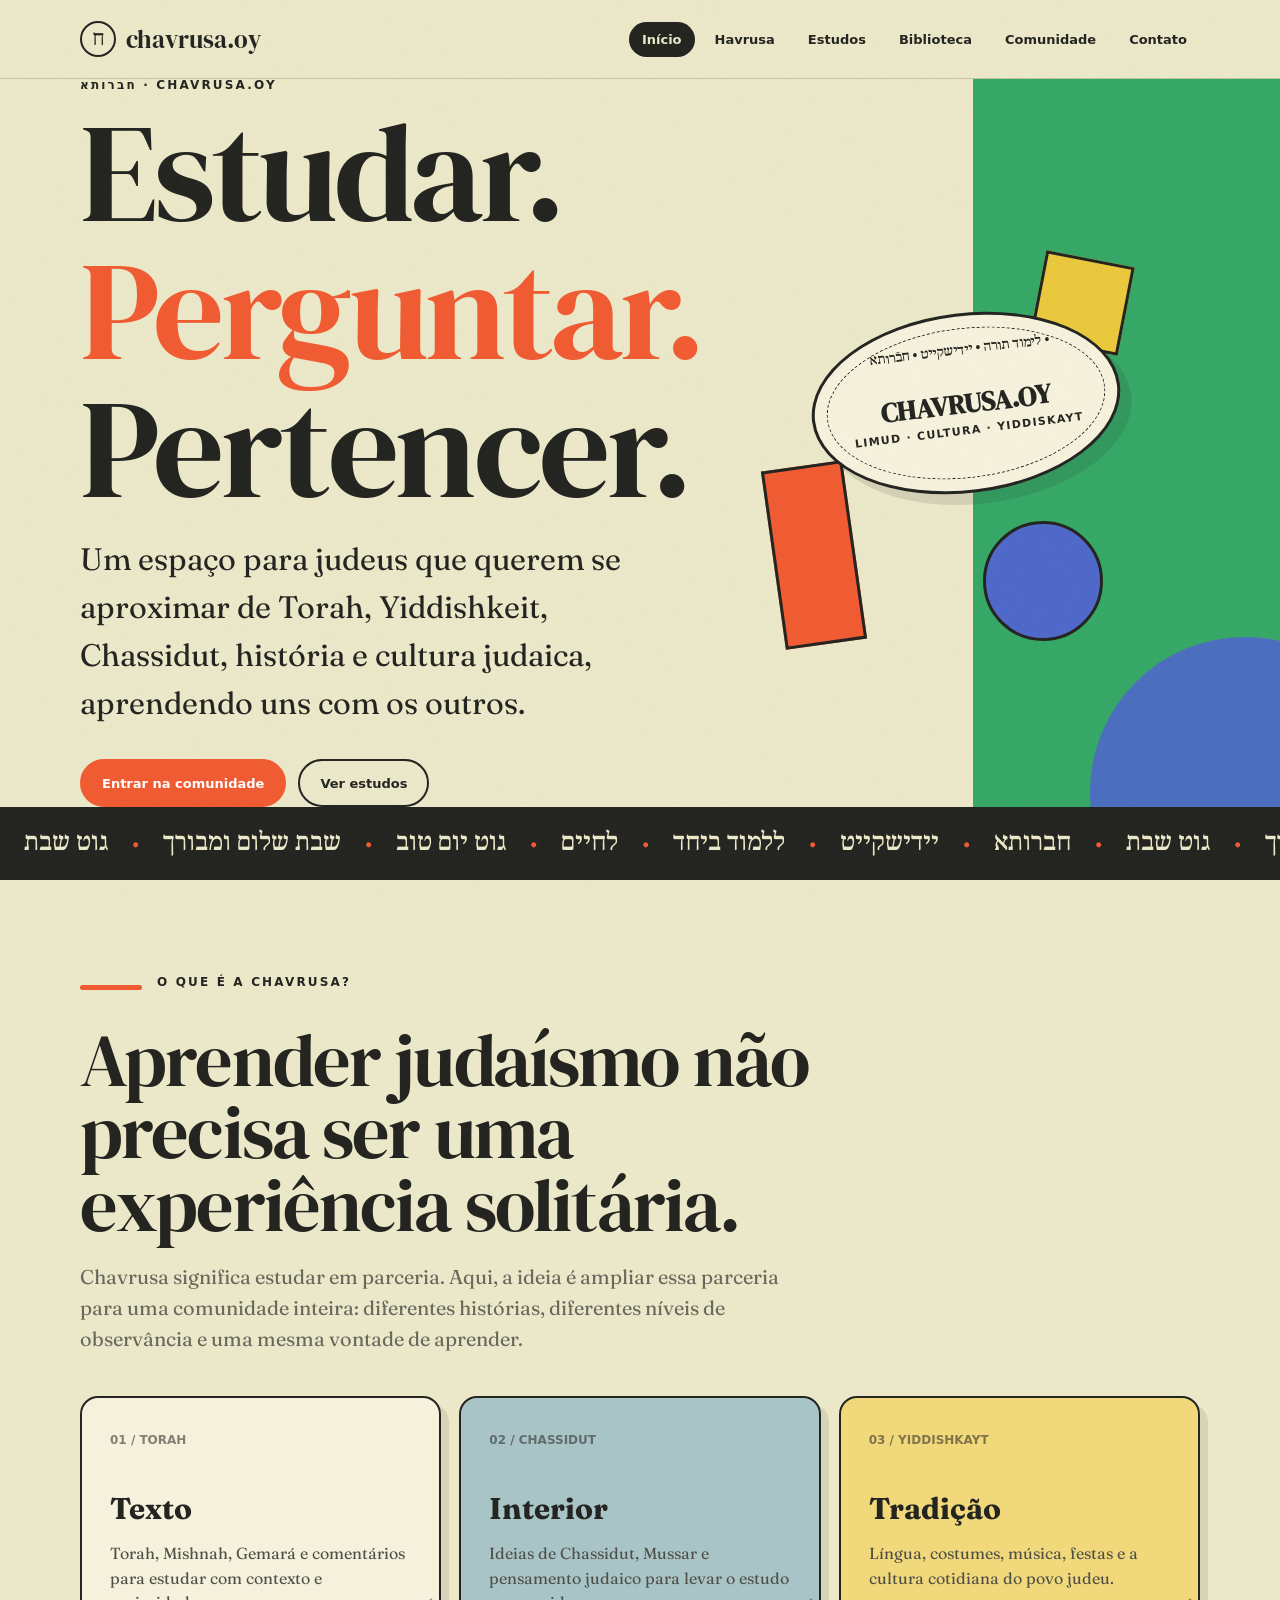
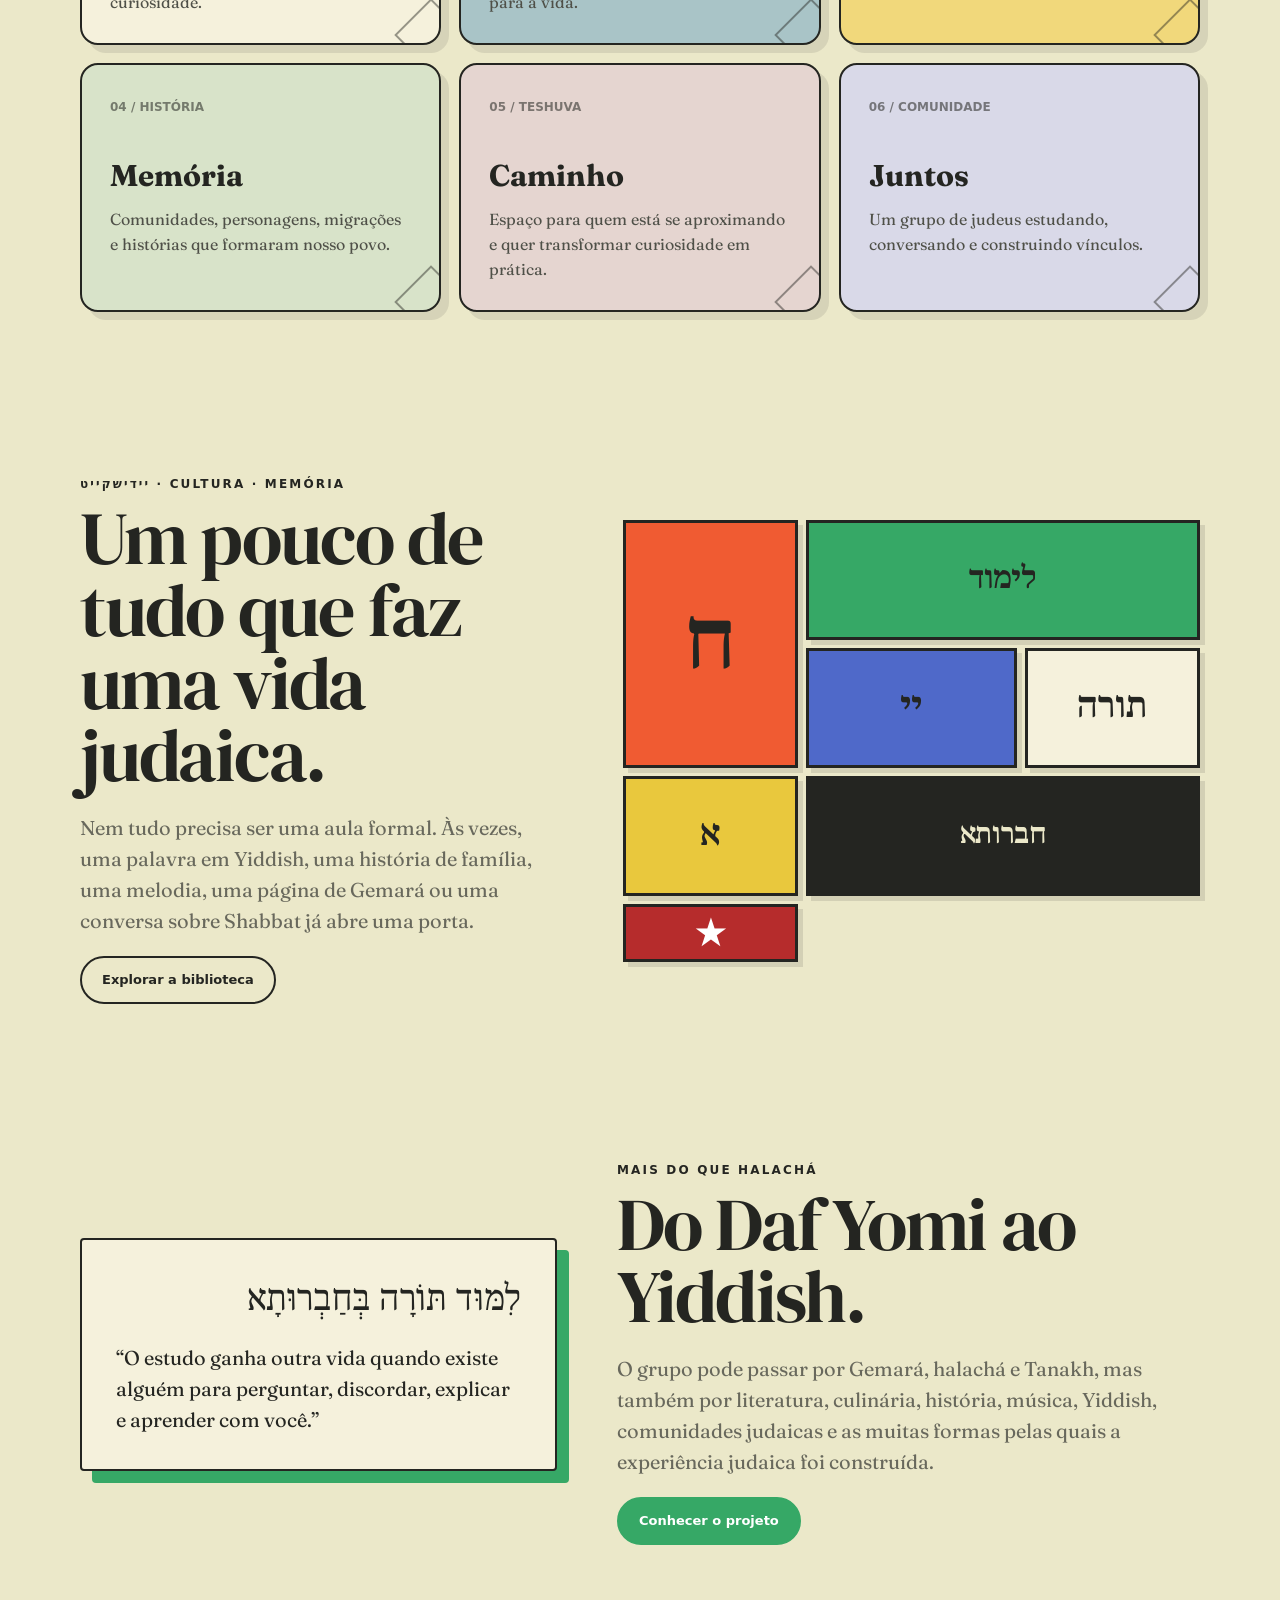
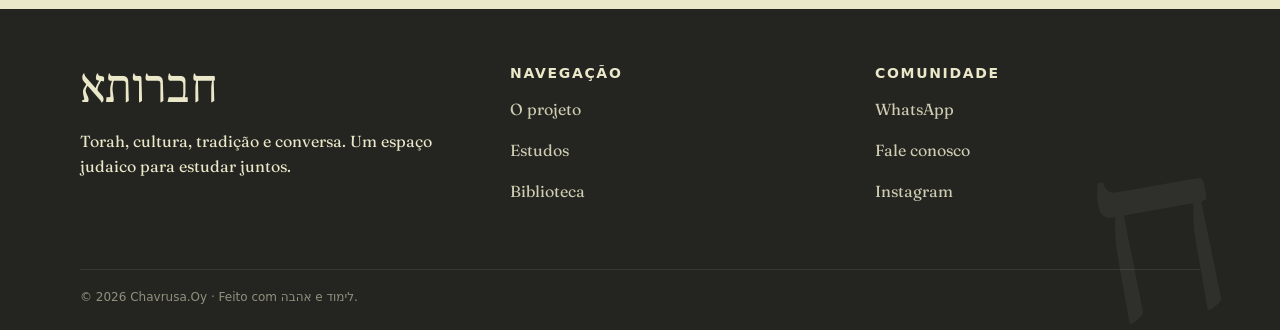
<file: index.html>
<!doctype html>
<html lang="pt-BR">
<head>
  <meta charset="utf-8">
  <meta name="viewport" content="width=device-width, initial-scale=1">
  <meta name="description" content="Chavrusa.Oy — estudo, cultura e tradição judaica em comunidade.">
  <title>Início | Chavrusa.Oy</title>
  <link rel="stylesheet" href="css/style.css">
</head>
<body>
<header class="site-header">
  <div class="container nav">
    <a class="brand" href="index.html"><span class="brand-mark">ח</span> chavrusa.oy</a>
    <button class="menu-toggle" aria-label="Abrir menu" aria-expanded="false">☰</button>
    <nav><ul class="nav-links"><li><a class="active" href="index.html">Início</a></li>
<li><a class="" href="sobre.html">Havrusa</a></li>
<li><a class="" href="estudos.html">Estudos</a></li>
<li><a class="" href="biblioteca.html">Biblioteca</a></li>
<li><a class="" href="comunidade.html">Comunidade</a></li>
<li><a class="" href="contato.html">Contato</a></li></ul></nav>
  </div>
</header>

<main>
<section class="hero">
  <div class="container hero-grid">
    <div class="hero-copy reveal">
      <p class="eyebrow">חברותא · CHAVRUSA.OY</p>
      <h1 class="display">Estudar.<br><span>Perguntar.</span><br>Pertencer.</h1>
      <p class="hero-lead">Um espaço para judeus que querem se aproximar de Torah, Yiddishkeit, Chassidut, história e cultura judaica, aprendendo uns com os outros.</p>
      <div class="hero-actions">
        <a class="button primary" href="comunidade.html">Entrar na comunidade</a>
        <a class="button secondary" href="estudos.html">Ver estudos</a>
      </div>
    </div>
    <div class="hero-art reveal">
      <div class="shape one"></div>
      <div class="shape two"></div>
      <div class="shape three"></div>
      <div class="stamp">
        <div class="stamp-main">CHAVRUSA.OY<small>LIMUD · CULTURA · YIDDISKAYT</small></div>
      </div>
    </div>
  </div>
</section>

<div class="band" aria-label="Frases da comunidade">
  <div class="marquee-track">
    <div class="marquee-group">
      <span>גוט שבת</span><b>·</b><span>שבת שלום ומבורך</span><b>·</b><span>גוט יום טוב</span><b>·</b><span>לחיים</span><b>·</b><span>ללמוד ביחד</span><b>·</b><span>יידישקייט</span><b>·</b><span>חברותא</span><b>·</b>
    </div>
    <div class="marquee-group" aria-hidden="true">
      <span>גוט שבת</span><b>·</b><span>שבת שלום ומבורך</span><b>·</b><span>גוט יום טוב</span><b>·</b><span>לחיים</span><b>·</b><span>ללמוד ביחד</span><b>·</b><span>יידישקייט</span><b>·</b><span>חברותא</span><b>·</b>
    </div>
  </div>
</div>

<section class="section">
  <div class="container reveal">
    <div class="kicker-line"><p class="eyebrow">O que é a chavrusa?</p></div>
    <h2 class="section-title display">Aprender judaísmo não precisa ser uma experiência solitária.</h2>
    <p class="section-intro">Chavrusa significa estudar em parceria. Aqui, a ideia é ampliar essa parceria para uma comunidade inteira: diferentes histórias, diferentes níveis de observância e uma mesma vontade de aprender.</p>
  </div>
  <div class="container cards">
    <article class="card reveal"><span class="card-number">01 / TORAH</span><h3>Texto</h3><p>Torah, Mishnah, Gemará e comentários para estudar com contexto e curiosidade.</p></article>
    <article class="card reveal"><span class="card-number">02 / CHASSIDUT</span><h3>Interior</h3><p>Ideias de Chassidut, Mussar e pensamento judaico para levar o estudo para a vida.</p></article>
    <article class="card reveal"><span class="card-number">03 / YIDDISHKAYT</span><h3>Tradição</h3><p>Língua, costumes, música, festas e a cultura cotidiana do povo judeu.</p></article>
    <article class="card reveal"><span class="card-number">04 / HISTÓRIA</span><h3>Memória</h3><p>Comunidades, personagens, migrações e histórias que formaram nosso povo.</p></article>
    <article class="card reveal"><span class="card-number">05 / TESHUVA</span><h3>Caminho</h3><p>Espaço para quem está se aproximando e quer transformar curiosidade em prática.</p></article>
    <article class="card reveal"><span class="card-number">06 / COMUNIDADE</span><h3>Juntos</h3><p>Um grupo de judeus estudando, conversando e construindo vínculos.</p></article>
  </div>
</section>

<section class="section mosaic-section">
  <div class="container mosaic-grid">
    <div class="mosaic-copy reveal">
      <p class="eyebrow">יידישקייט · CULTURA · MEMÓRIA</p>
      <h2 class="section-title display">Um pouco de tudo que faz uma vida judaica.</h2>
      <p class="section-intro">Nem tudo precisa ser uma aula formal. Às vezes, uma palavra em Yiddish, uma história de família, uma melodia, uma página de Gemará ou uma conversa sobre Shabbat já abre uma porta.</p>
      <a class="button secondary" href="biblioteca.html">Explorar a biblioteca</a>
    </div>
    <div class="mosaic-art reveal" aria-hidden="true">
      <span class="tile tile-a">ח</span>
      <span class="tile tile-b">לימוד</span>
      <span class="tile tile-c">יי</span>
      <span class="tile tile-d">תורה</span>
      <span class="tile tile-e">א</span>
      <span class="tile tile-f">חברותא</span>
      <span class="tile tile-g">★</span>
    </div>
  </div>
</section>

<section class="section compact">
  <div class="container split">
    <div class="note reveal">
      <div class="hebrew">לִמּוּד תּוֹרָה בְּחַבְרוּתָא</div>
      <p>“O estudo ganha outra vida quando existe alguém para perguntar, discordar, explicar e aprender com você.”</p>
    </div>
    <div class="reveal">
      <p class="eyebrow">Mais do que halachá</p>
      <h2 class="section-title display">Do Daf Yomi ao Yiddish.</h2>
      <p class="section-intro">O grupo pode passar por Gemará, halachá e Tanakh, mas também por literatura, culinária, história, música, Yiddish, comunidades judaicas e as muitas formas pelas quais a experiência judaica foi construída.</p>
      <a class="button green" href="sobre.html">Conhecer o projeto</a>
    </div>
  </div>
</section>
</main>

<footer class="site-footer">
  <div class="container footer-grid">
    <div>
      <div class="footer-hebrew">חברותא</div>
      <p>Torah, cultura, tradição e conversa. Um espaço judaico para estudar juntos.</p>
    </div>
    <div>
      <div class="footer-title">Navegação</div>
      <p><a href="sobre.html">O projeto</a></p>
      <p><a href="estudos.html">Estudos</a></p>
      <p><a href="biblioteca.html">Biblioteca</a></p>
    </div>
    <div>
      <div class="footer-title">Comunidade</div>
      <p><a href="comunidade.html">WhatsApp</a></p>
      <p><a href="contato.html">Fale conosco</a></p>
      <p><a href="#">Instagram</a></p>
    </div>
  </div>
  <div class="container copyright">© <span data-year></span> Chavrusa.Oy · Feito com אהבה e לימוד.</div>
</footer>
<script src="js/script.js"></script>
</body>
</html>
</file>
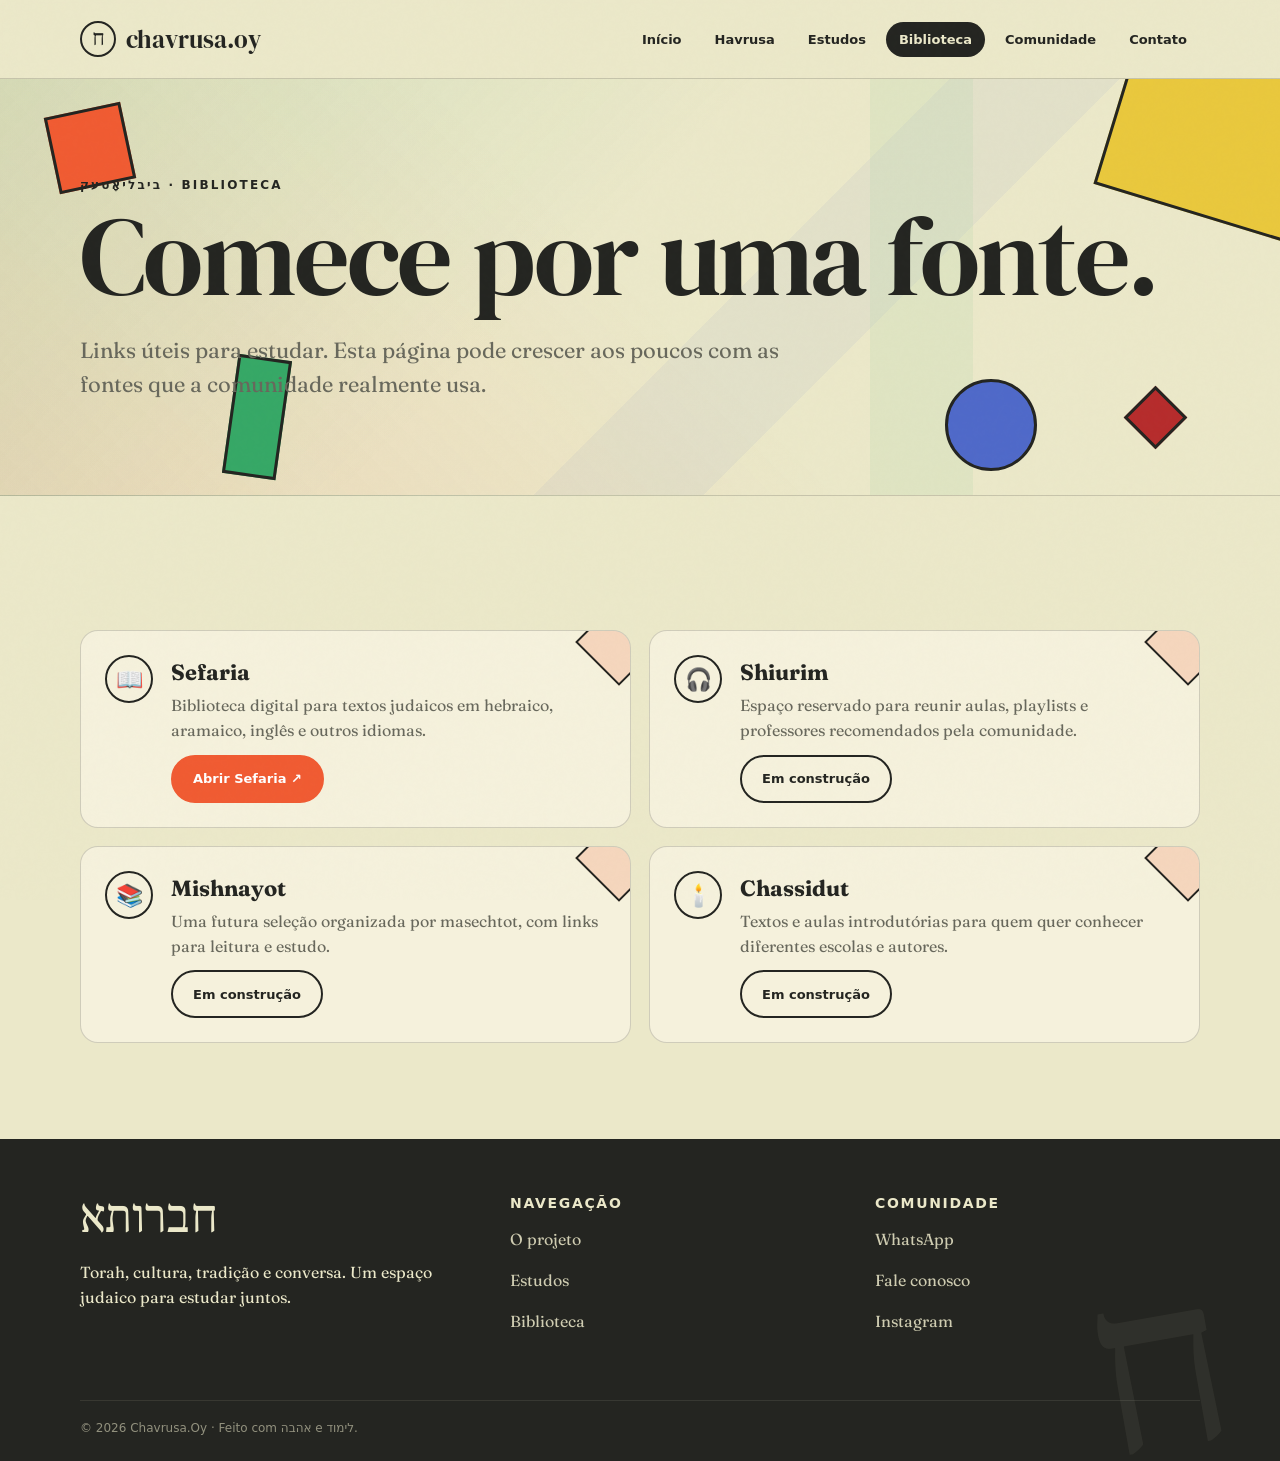
<file: biblioteca.html>
<!doctype html>
<html lang="pt-BR">
<head>
  <meta charset="utf-8">
  <meta name="viewport" content="width=device-width, initial-scale=1">
  <meta name="description" content="Chavrusa.Oy — estudo, cultura e tradição judaica em comunidade.">
  <title>Biblioteca | Chavrusa.Oy</title>
  <link rel="stylesheet" href="css/style.css">
</head>
<body>
<header class="site-header">
  <div class="container nav">
    <a class="brand" href="index.html"><span class="brand-mark">ח</span> chavrusa.oy</a>
    <button class="menu-toggle" aria-label="Abrir menu" aria-expanded="false">☰</button>
    <nav><ul class="nav-links"><li><a class="" href="index.html">Início</a></li>
<li><a class="" href="sobre.html">Havrusa</a></li>
<li><a class="" href="estudos.html">Estudos</a></li>
<li><a class="active" href="biblioteca.html">Biblioteca</a></li>
<li><a class="" href="comunidade.html">Comunidade</a></li>
<li><a class="" href="contato.html">Contato</a></li></ul></nav>
  </div>
</header>

<main>
<section class="page-hero">
  <div class="page-ornaments" aria-hidden="true"><span></span><span></span><span></span><span></span></div>
  <div class="container reveal">
    <p class="eyebrow">ביבליאָטעק · BIBLIOTECA</p>
    <h1 class="display">Comece por uma fonte.</h1>
    <p class="lead">Links úteis para estudar. Esta página pode crescer aos poucos com as fontes que a comunidade realmente usa.</p>
  </div>
</section>
<section class="section">
  <div class="container">
    <div class="resource-grid">
      <article class="resource reveal"><div class="resource-icon">📖</div><div><h3>Sefaria</h3><p>Biblioteca digital para textos judaicos em hebraico, aramaico, inglês e outros idiomas.</p><a class="button primary" href="https://www.sefaria.org/" target="_blank" rel="noopener">Abrir Sefaria ↗</a></div></article>
      <article class="resource reveal"><div class="resource-icon">🎧</div><div><h3>Shiurim</h3><p>Espaço reservado para reunir aulas, playlists e professores recomendados pela comunidade.</p><a class="button secondary" href="#">Em construção</a></div></article>
      <article class="resource reveal"><div class="resource-icon">📚</div><div><h3>Mishnayot</h3><p>Uma futura seleção organizada por masechtot, com links para leitura e estudo.</p><a class="button secondary" href="#">Em construção</a></div></article>
      <article class="resource reveal"><div class="resource-icon">🕯️</div><div><h3>Chassidut</h3><p>Textos e aulas introdutórias para quem quer conhecer diferentes escolas e autores.</p><a class="button secondary" href="#">Em construção</a></div></article>
    </div>
  </div>
</section>
</main>

<footer class="site-footer">
  <div class="container footer-grid">
    <div>
      <div class="footer-hebrew">חברותא</div>
      <p>Torah, cultura, tradição e conversa. Um espaço judaico para estudar juntos.</p>
    </div>
    <div>
      <div class="footer-title">Navegação</div>
      <p><a href="sobre.html">O projeto</a></p>
      <p><a href="estudos.html">Estudos</a></p>
      <p><a href="biblioteca.html">Biblioteca</a></p>
    </div>
    <div>
      <div class="footer-title">Comunidade</div>
      <p><a href="comunidade.html">WhatsApp</a></p>
      <p><a href="contato.html">Fale conosco</a></p>
      <p><a href="#">Instagram</a></p>
    </div>
  </div>
  <div class="container copyright">© <span data-year></span> Chavrusa.Oy · Feito com אהבה e לימוד.</div>
</footer>
<script src="js/script.js"></script>
</body>
</html>
</file>
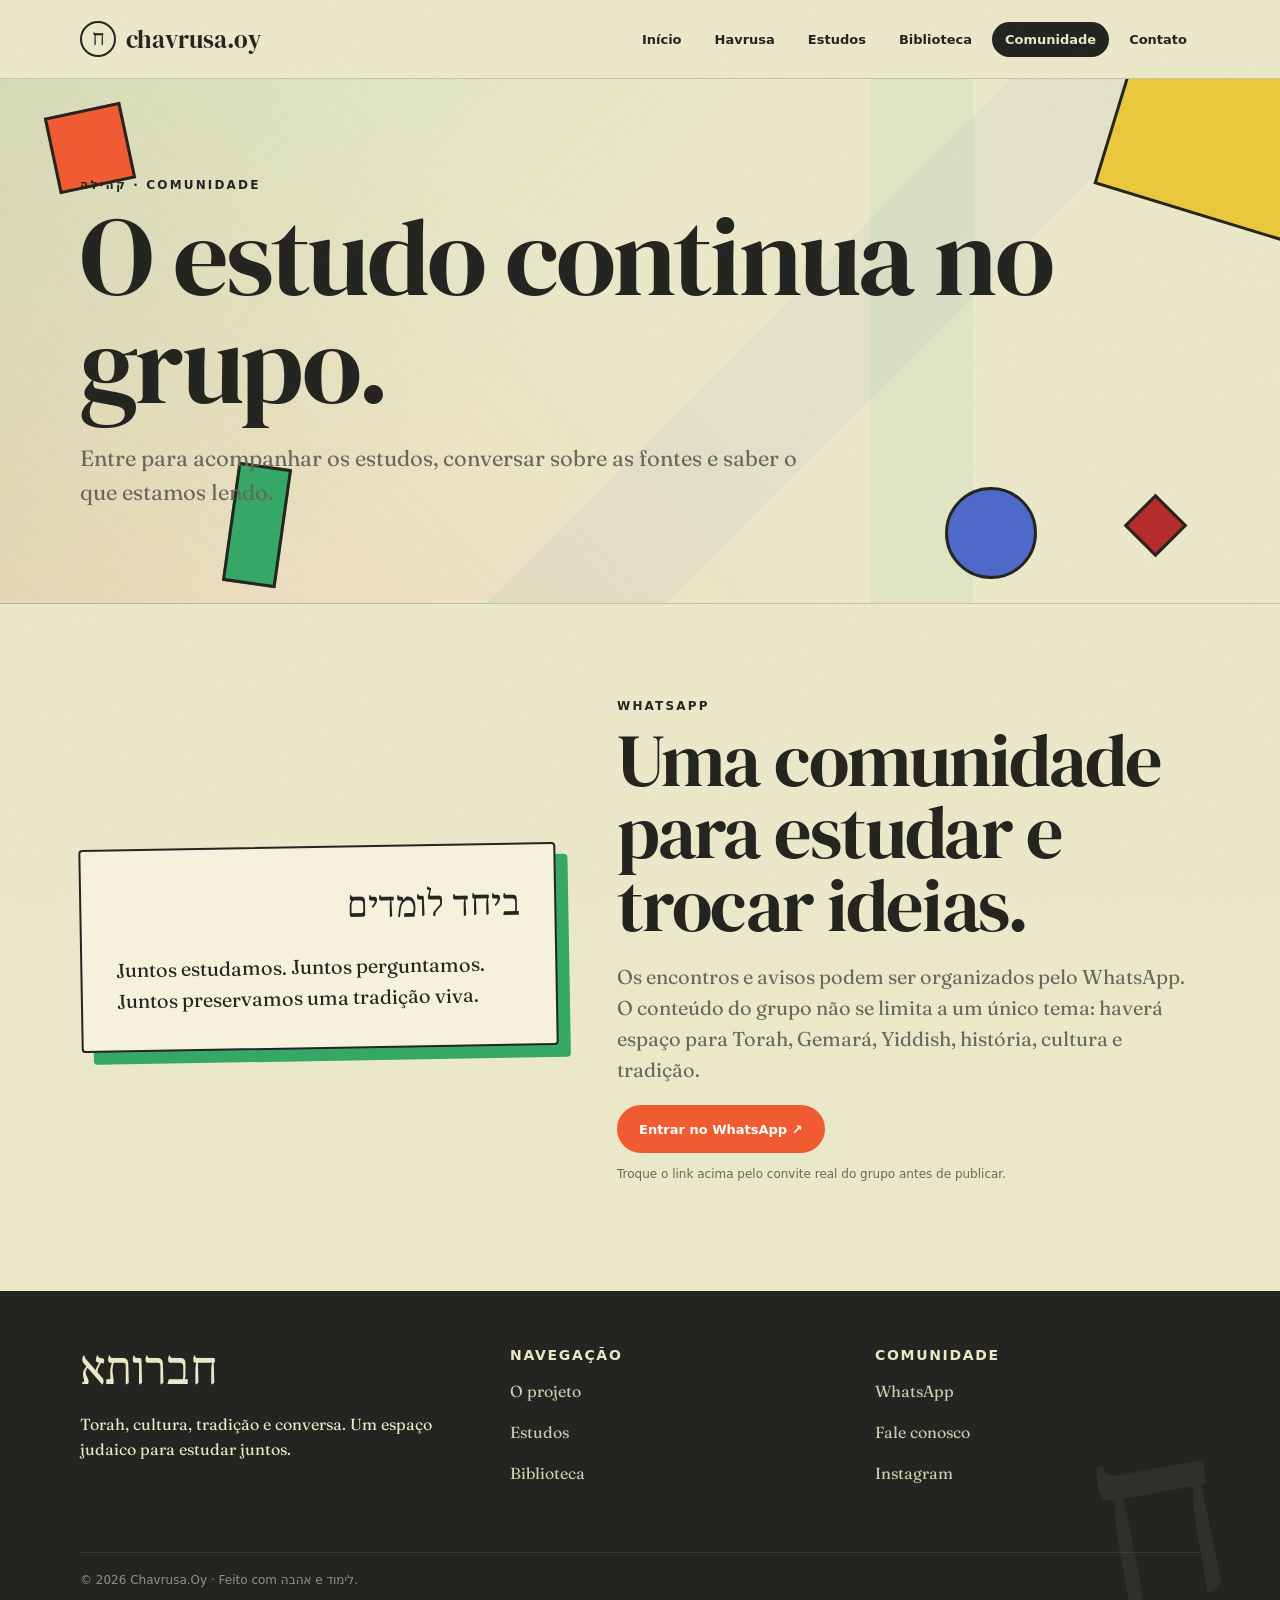
<file: comunidade.html>
<!doctype html>
<html lang="pt-BR">
<head>
  <meta charset="utf-8">
  <meta name="viewport" content="width=device-width, initial-scale=1">
  <meta name="description" content="Chavrusa.Oy — estudo, cultura e tradição judaica em comunidade.">
  <title>Comunidade | Chavrusa.Oy</title>
  <link rel="stylesheet" href="css/style.css">
</head>
<body>
<header class="site-header">
  <div class="container nav">
    <a class="brand" href="index.html"><span class="brand-mark">ח</span> chavrusa.oy</a>
    <button class="menu-toggle" aria-label="Abrir menu" aria-expanded="false">☰</button>
    <nav><ul class="nav-links"><li><a class="" href="index.html">Início</a></li>
<li><a class="" href="sobre.html">Havrusa</a></li>
<li><a class="" href="estudos.html">Estudos</a></li>
<li><a class="" href="biblioteca.html">Biblioteca</a></li>
<li><a class="active" href="comunidade.html">Comunidade</a></li>
<li><a class="" href="contato.html">Contato</a></li></ul></nav>
  </div>
</header>

<main>
<section class="page-hero">
  <div class="page-ornaments" aria-hidden="true"><span></span><span></span><span></span><span></span></div>
  <div class="container reveal">
    <p class="eyebrow">קהילה · COMUNIDADE</p>
    <h1 class="display">O estudo continua no grupo.</h1>
    <p class="lead">Entre para acompanhar os estudos, conversar sobre as fontes e saber o que estamos lendo.</p>
  </div>
</section>
<section class="section">
  <div class="container split">
    <div class="reveal">
      <div class="note">
        <div class="hebrew">ביחד לומדים</div>
        <p>Juntos estudamos. Juntos perguntamos. Juntos preservamos uma tradição viva.</p>
      </div>
    </div>
    <div class="reveal">
      <p class="eyebrow">WhatsApp</p>
      <h2 class="section-title display">Uma comunidade para estudar e trocar ideias.</h2>
      <p class="section-intro">Os encontros e avisos podem ser organizados pelo WhatsApp. O conteúdo do grupo não se limita a um único tema: haverá espaço para Torah, Gemará, Yiddish, história, cultura e tradição.</p>
      <a class="button primary" href="https://chat.whatsapp.com/" target="_blank" rel="noopener">Entrar no WhatsApp ↗</a>
      <p class="small">Troque o link acima pelo convite real do grupo antes de publicar.</p>
    </div>
  </div>
</section>
</main>

<footer class="site-footer">
  <div class="container footer-grid">
    <div>
      <div class="footer-hebrew">חברותא</div>
      <p>Torah, cultura, tradição e conversa. Um espaço judaico para estudar juntos.</p>
    </div>
    <div>
      <div class="footer-title">Navegação</div>
      <p><a href="sobre.html">O projeto</a></p>
      <p><a href="estudos.html">Estudos</a></p>
      <p><a href="biblioteca.html">Biblioteca</a></p>
    </div>
    <div>
      <div class="footer-title">Comunidade</div>
      <p><a href="comunidade.html">WhatsApp</a></p>
      <p><a href="contato.html">Fale conosco</a></p>
      <p><a href="#">Instagram</a></p>
    </div>
  </div>
  <div class="container copyright">© <span data-year></span> Chavrusa.Oy · Feito com אהבה e לימוד.</div>
</footer>
<script src="js/script.js"></script>
</body>
</html>
</file>
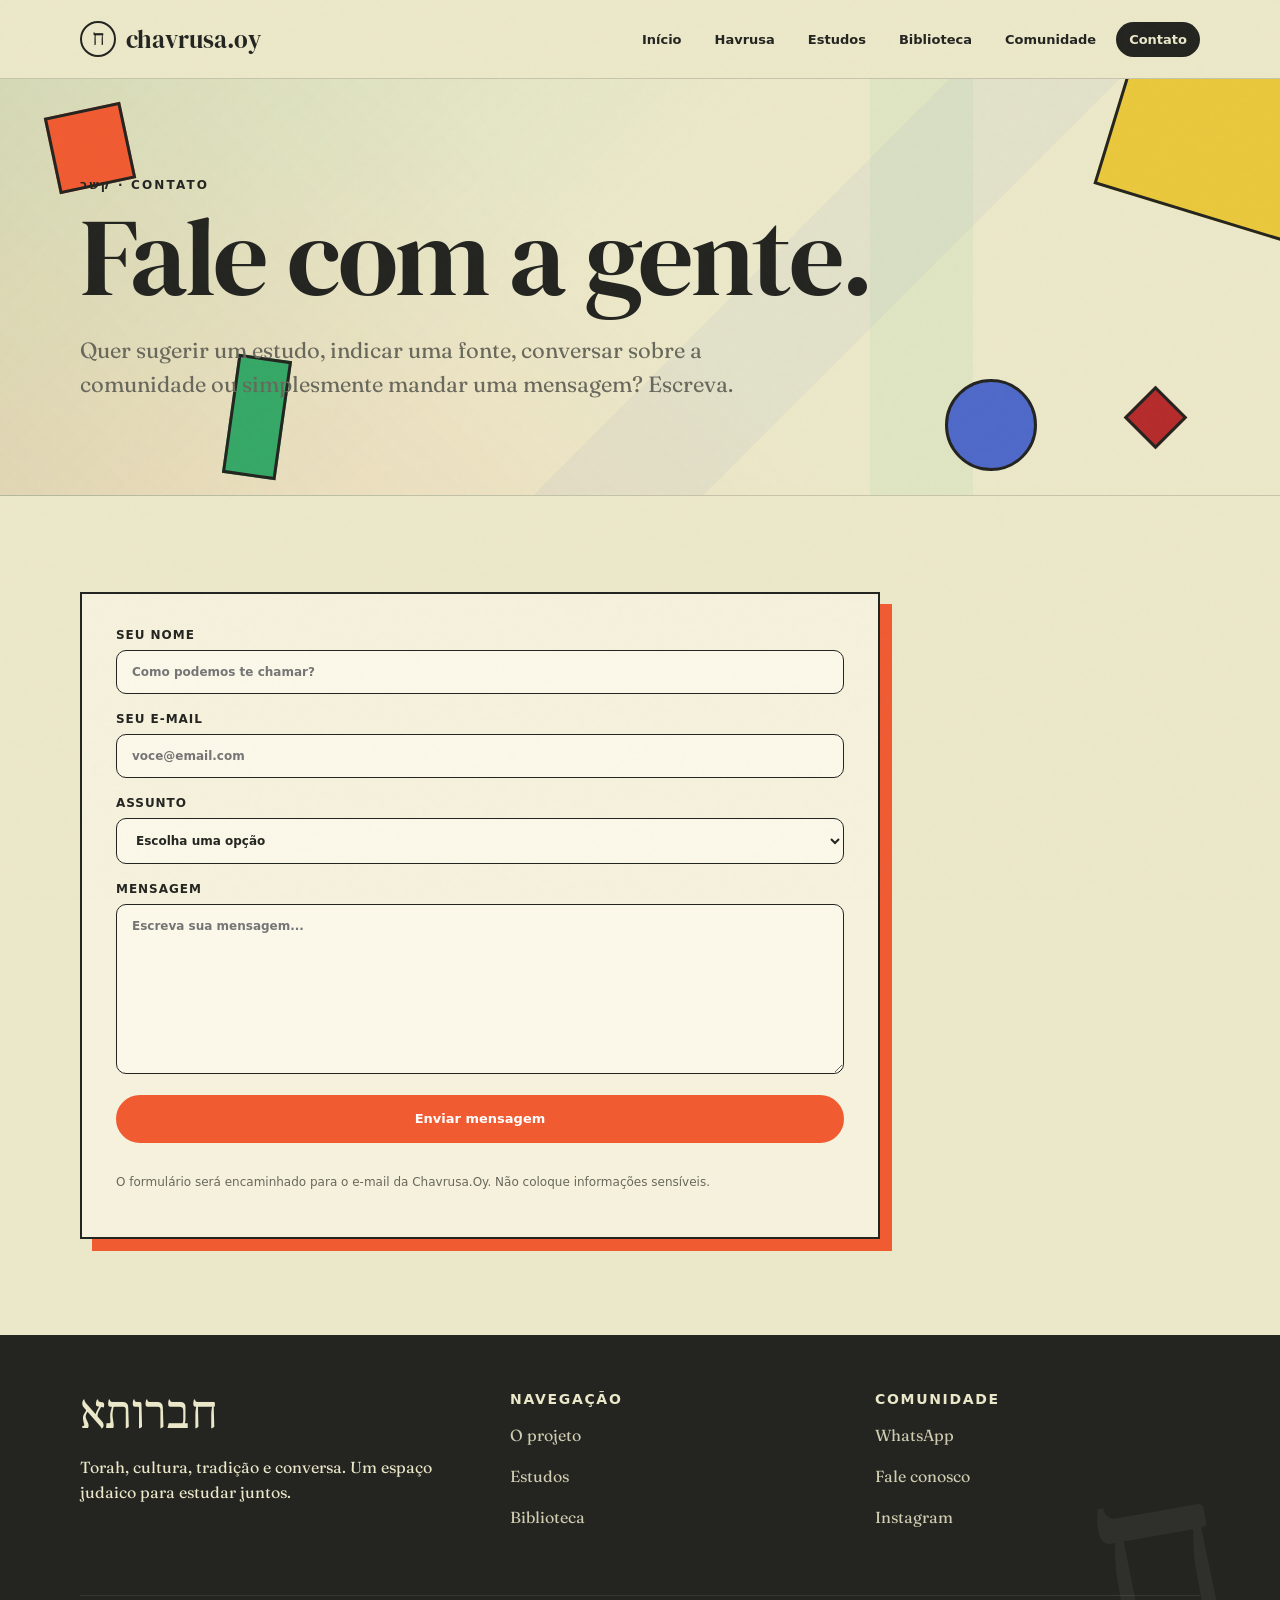
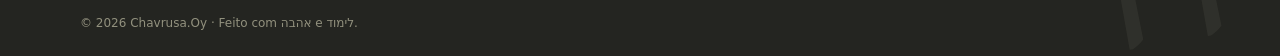
<file: contato.html>
<!doctype html>
<html lang="pt-BR">
<head>
  <meta charset="utf-8">
  <meta name="viewport" content="width=device-width, initial-scale=1">
  <meta name="description" content="Chavrusa.Oy — estudo, cultura e tradição judaica em comunidade.">
  <title>Contato | Chavrusa.Oy</title>
  <link rel="stylesheet" href="css/style.css">
</head>
<body>
<header class="site-header">
  <div class="container nav">
    <a class="brand" href="index.html"><span class="brand-mark">ח</span> chavrusa.oy</a>
    <button class="menu-toggle" aria-label="Abrir menu" aria-expanded="false">☰</button>
    <nav><ul class="nav-links"><li><a class="" href="index.html">Início</a></li>
<li><a class="" href="sobre.html">Havrusa</a></li>
<li><a class="" href="estudos.html">Estudos</a></li>
<li><a class="" href="biblioteca.html">Biblioteca</a></li>
<li><a class="" href="comunidade.html">Comunidade</a></li>
<li><a class="active" href="contato.html">Contato</a></li></ul></nav>
  </div>
</header>

<main>
<section class="page-hero">
  <div class="page-ornaments" aria-hidden="true"><span></span><span></span><span></span><span></span></div>
  <div class="container reveal">
    <p class="eyebrow">קשר · CONTATO</p>
    <h1 class="display">Fale com a gente.</h1>
    <p class="lead">Quer sugerir um estudo, indicar uma fonte, conversar sobre a comunidade ou simplesmente mandar uma mensagem? Escreva.</p>
  </div>
</section>
<section class="section">
  <div class="container">
    <div class="form-wrap reveal">
      <!--
        FORMULÁRIO SEM BACKEND PRÓPRIO:
        1. Troque SEU-EMAIL@HAVRUSA.IO pelo endereço real.
        2. No primeiro envio, o FormSubmit pedirá a confirmação do endereço.
        3. Troque _next pelo domínio real quando o site estiver publicado.
      -->
      <form id="contact-form" action="https://formsubmit.co/SEU-EMAIL@HAVRUSA.IO" method="POST">
        <input type="hidden" name="_subject" value="Mensagem recebida pelo site Chavrusa.Oy">
        <input type="hidden" name="_template" value="table">
        <input type="hidden" name="_next" value="https://havrusa.io/obrigado.html">
        <input type="text" name="_honey" style="display:none" tabindex="-1" autocomplete="off">

        <div class="form-grid">
          <label>Seu nome
            <input type="text" name="name" placeholder="Como podemos te chamar?" required>
          </label>
          <label>Seu e-mail
            <input type="email" name="email" placeholder="voce@email.com" required>
          </label>
          <label>Assunto
            <select name="subject" required>
              <option value="">Escolha uma opção</option>
              <option>Quero conhecer a comunidade</option>
              <option>Sugestão de estudo</option>
              <option>Indicação de fonte</option>
              <option>Parceria</option>
              <option>Outro</option>
            </select>
          </label>
          <label>Mensagem
            <textarea name="message" placeholder="Escreva sua mensagem..." required></textarea>
          </label>
          <button class="button primary" type="submit">Enviar mensagem</button>
          <p class="small">O formulário será encaminhado para o e-mail da Chavrusa.Oy. Não coloque informações sensíveis.</p>
        </div>
      </form>
    </div>
  </div>
</section>
</main>

<footer class="site-footer">
  <div class="container footer-grid">
    <div>
      <div class="footer-hebrew">חברותא</div>
      <p>Torah, cultura, tradição e conversa. Um espaço judaico para estudar juntos.</p>
    </div>
    <div>
      <div class="footer-title">Navegação</div>
      <p><a href="sobre.html">O projeto</a></p>
      <p><a href="estudos.html">Estudos</a></p>
      <p><a href="biblioteca.html">Biblioteca</a></p>
    </div>
    <div>
      <div class="footer-title">Comunidade</div>
      <p><a href="comunidade.html">WhatsApp</a></p>
      <p><a href="contato.html">Fale conosco</a></p>
      <p><a href="#">Instagram</a></p>
    </div>
  </div>
  <div class="container copyright">© <span data-year></span> Chavrusa.Oy · Feito com אהבה e לימוד.</div>
</footer>
<script src="js/script.js"></script>
</body>
</html>
</file>
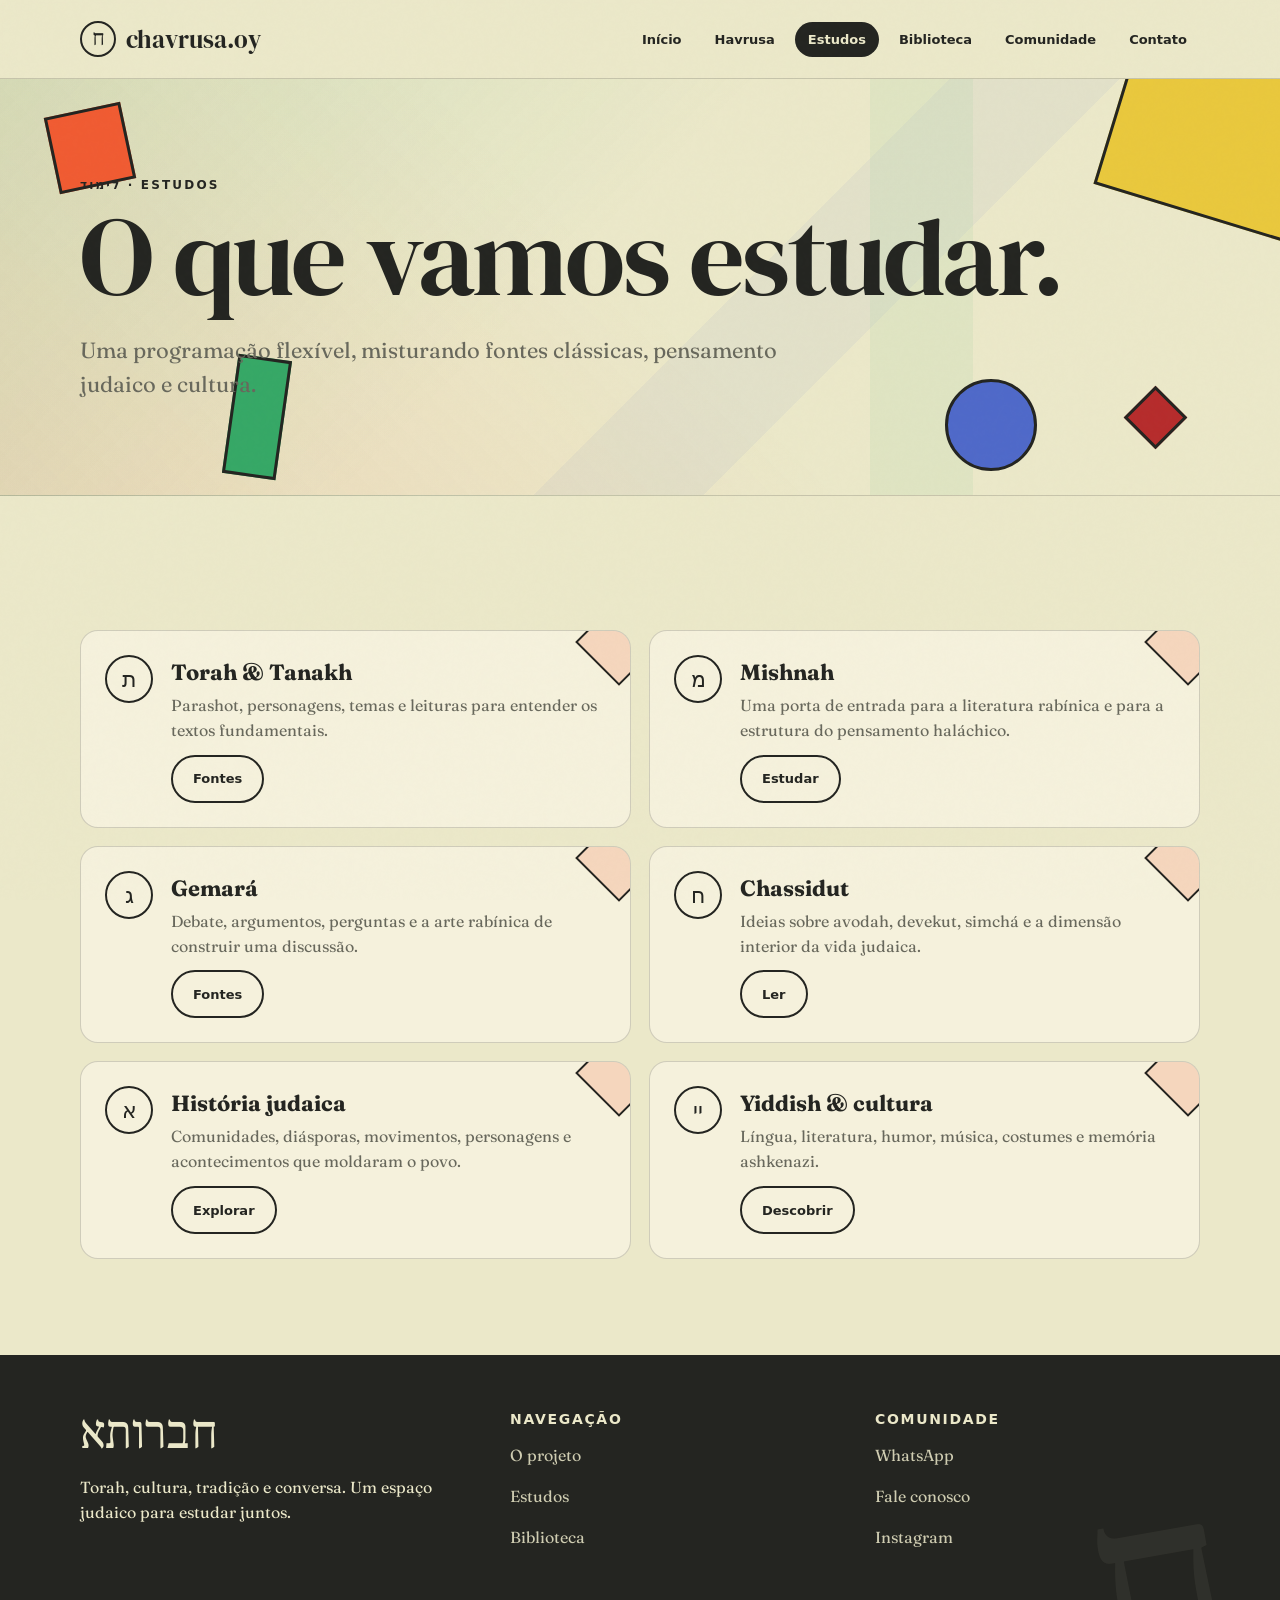
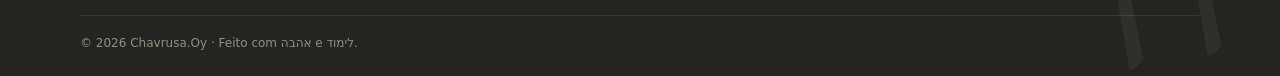
<file: estudos.html>
<!doctype html>
<html lang="pt-BR">
<head>
  <meta charset="utf-8">
  <meta name="viewport" content="width=device-width, initial-scale=1">
  <meta name="description" content="Chavrusa.Oy — estudo, cultura e tradição judaica em comunidade.">
  <title>Estudos | Chavrusa.Oy</title>
  <link rel="stylesheet" href="css/style.css">
</head>
<body>
<header class="site-header">
  <div class="container nav">
    <a class="brand" href="index.html"><span class="brand-mark">ח</span> chavrusa.oy</a>
    <button class="menu-toggle" aria-label="Abrir menu" aria-expanded="false">☰</button>
    <nav><ul class="nav-links"><li><a class="" href="index.html">Início</a></li>
<li><a class="" href="sobre.html">Havrusa</a></li>
<li><a class="active" href="estudos.html">Estudos</a></li>
<li><a class="" href="biblioteca.html">Biblioteca</a></li>
<li><a class="" href="comunidade.html">Comunidade</a></li>
<li><a class="" href="contato.html">Contato</a></li></ul></nav>
  </div>
</header>

<main>
<section class="page-hero">
  <div class="page-ornaments" aria-hidden="true"><span></span><span></span><span></span><span></span></div>
  <div class="container reveal">
    <p class="eyebrow">לימוד · ESTUDOS</p>
    <h1 class="display">O que vamos estudar.</h1>
    <p class="lead">Uma programação flexível, misturando fontes clássicas, pensamento judaico e cultura.</p>
  </div>
</section>
<section class="section">
  <div class="container">
    <div class="resource-grid">
      <article class="resource reveal"><div class="resource-icon">ת</div><div><h3>Torah & Tanakh</h3><p>Parashot, personagens, temas e leituras para entender os textos fundamentais.</p><a class="button secondary" href="biblioteca.html">Fontes</a></div></article>
      <article class="resource reveal"><div class="resource-icon">מ</div><div><h3>Mishnah</h3><p>Uma porta de entrada para a literatura rabínica e para a estrutura do pensamento haláchico.</p><a class="button secondary" href="biblioteca.html">Estudar</a></div></article>
      <article class="resource reveal"><div class="resource-icon">ג</div><div><h3>Gemará</h3><p>Debate, argumentos, perguntas e a arte rabínica de construir uma discussão.</p><a class="button secondary" href="biblioteca.html">Fontes</a></div></article>
      <article class="resource reveal"><div class="resource-icon">ח</div><div><h3>Chassidut</h3><p>Ideias sobre avodah, devekut, simchá e a dimensão interior da vida judaica.</p><a class="button secondary" href="biblioteca.html">Ler</a></div></article>
      <article class="resource reveal"><div class="resource-icon">א</div><div><h3>História judaica</h3><p>Comunidades, diásporas, movimentos, personagens e acontecimentos que moldaram o povo.</p><a class="button secondary" href="biblioteca.html">Explorar</a></div></article>
      <article class="resource reveal"><div class="resource-icon">יי</div><div><h3>Yiddish & cultura</h3><p>Língua, literatura, humor, música, costumes e memória ashkenazi.</p><a class="button secondary" href="biblioteca.html">Descobrir</a></div></article>
    </div>
  </div>
</section>
</main>

<footer class="site-footer">
  <div class="container footer-grid">
    <div>
      <div class="footer-hebrew">חברותא</div>
      <p>Torah, cultura, tradição e conversa. Um espaço judaico para estudar juntos.</p>
    </div>
    <div>
      <div class="footer-title">Navegação</div>
      <p><a href="sobre.html">O projeto</a></p>
      <p><a href="estudos.html">Estudos</a></p>
      <p><a href="biblioteca.html">Biblioteca</a></p>
    </div>
    <div>
      <div class="footer-title">Comunidade</div>
      <p><a href="comunidade.html">WhatsApp</a></p>
      <p><a href="contato.html">Fale conosco</a></p>
      <p><a href="#">Instagram</a></p>
    </div>
  </div>
  <div class="container copyright">© <span data-year></span> Chavrusa.Oy · Feito com אהבה e לימוד.</div>
</footer>
<script src="js/script.js"></script>
</body>
</html>
</file>
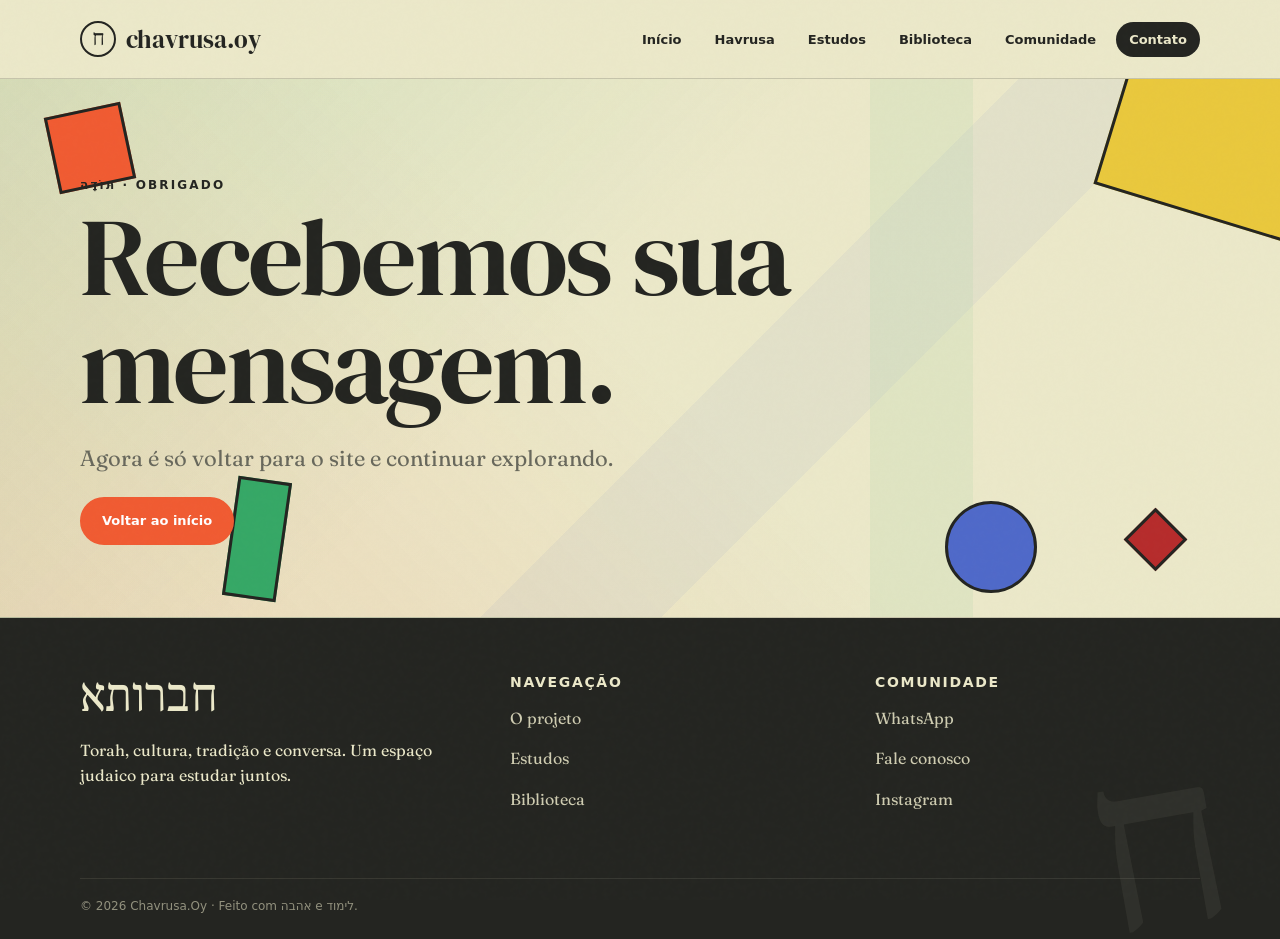
<file: obrigado.html>
<!doctype html>
<html lang="pt-BR">
<head>
  <meta charset="utf-8">
  <meta name="viewport" content="width=device-width, initial-scale=1">
  <meta name="description" content="Chavrusa.Oy — estudo, cultura e tradição judaica em comunidade.">
  <title>Obrigado | Chavrusa.Oy</title>
  <link rel="stylesheet" href="css/style.css">
</head>
<body>
<header class="site-header">
  <div class="container nav">
    <a class="brand" href="index.html"><span class="brand-mark">ח</span> chavrusa.oy</a>
    <button class="menu-toggle" aria-label="Abrir menu" aria-expanded="false">☰</button>
    <nav><ul class="nav-links"><li><a class="" href="index.html">Início</a></li>
<li><a class="" href="sobre.html">Havrusa</a></li>
<li><a class="" href="estudos.html">Estudos</a></li>
<li><a class="" href="biblioteca.html">Biblioteca</a></li>
<li><a class="" href="comunidade.html">Comunidade</a></li>
<li><a class="active" href="contato.html">Contato</a></li></ul></nav>
  </div>
</header>

<main>
<section class="page-hero">
  <div class="page-ornaments" aria-hidden="true"><span></span><span></span><span></span><span></span></div>
  <div class="container reveal">
    <p class="eyebrow">תּוֹדָה · OBRIGADO</p>
    <h1 class="display">Recebemos sua mensagem.</h1>
    <p class="lead">Agora é só voltar para o site e continuar explorando.</p>
    <a class="button primary" href="index.html">Voltar ao início</a>
  </div>
</section>
</main>

<footer class="site-footer">
  <div class="container footer-grid">
    <div>
      <div class="footer-hebrew">חברותא</div>
      <p>Torah, cultura, tradição e conversa. Um espaço judaico para estudar juntos.</p>
    </div>
    <div>
      <div class="footer-title">Navegação</div>
      <p><a href="sobre.html">O projeto</a></p>
      <p><a href="estudos.html">Estudos</a></p>
      <p><a href="biblioteca.html">Biblioteca</a></p>
    </div>
    <div>
      <div class="footer-title">Comunidade</div>
      <p><a href="comunidade.html">WhatsApp</a></p>
      <p><a href="contato.html">Fale conosco</a></p>
      <p><a href="#">Instagram</a></p>
    </div>
  </div>
  <div class="container copyright">© <span data-year></span> Chavrusa.Oy · Feito com אהבה e לימוד.</div>
</footer>
<script src="js/script.js"></script>
</body>
</html>
</file>
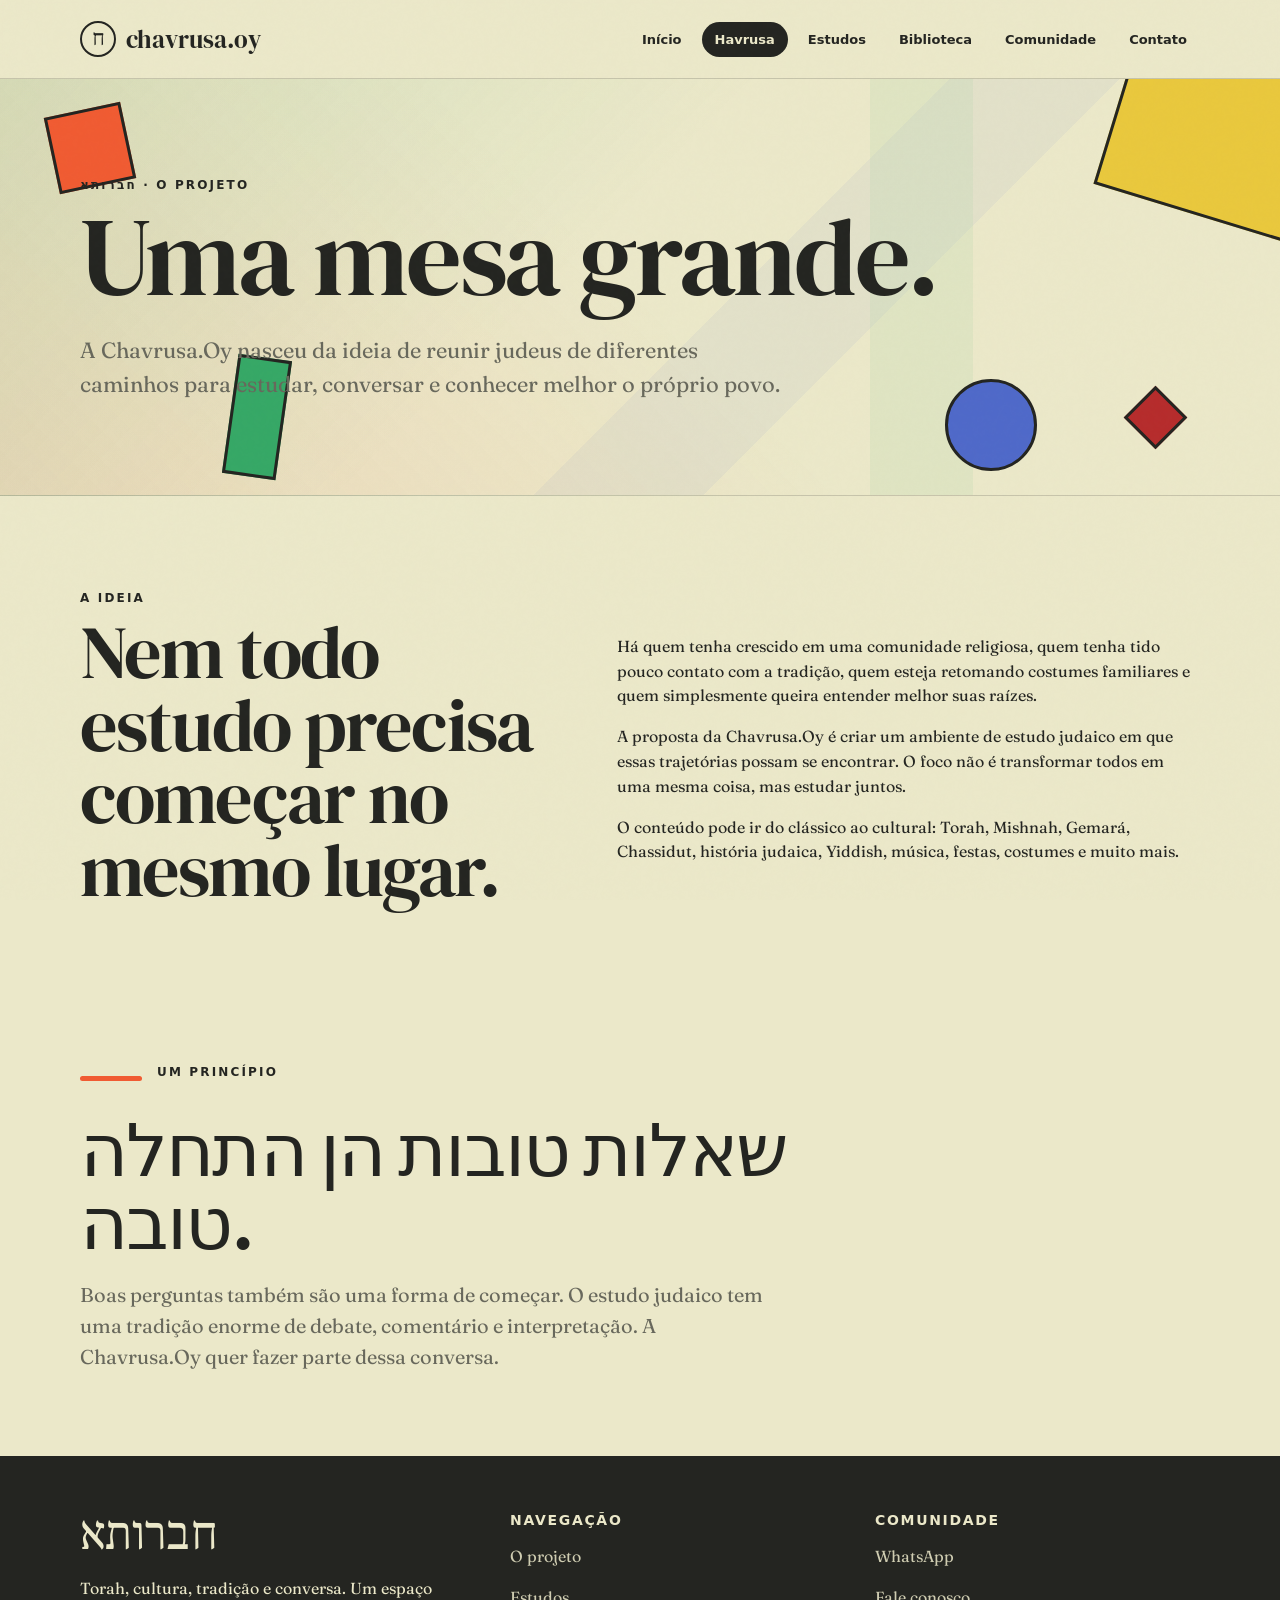
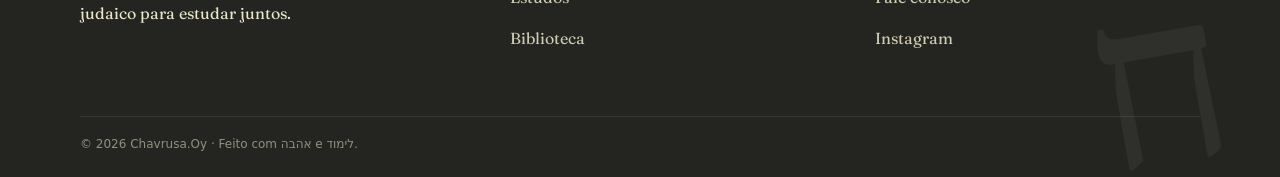
<file: sobre.html>
<!doctype html>
<html lang="pt-BR">
<head>
  <meta charset="utf-8">
  <meta name="viewport" content="width=device-width, initial-scale=1">
  <meta name="description" content="Chavrusa.Oy — estudo, cultura e tradição judaica em comunidade.">
  <title>Havrusa | Chavrusa.Oy</title>
  <link rel="stylesheet" href="css/style.css">
</head>
<body>
<header class="site-header">
  <div class="container nav">
    <a class="brand" href="index.html"><span class="brand-mark">ח</span> chavrusa.oy</a>
    <button class="menu-toggle" aria-label="Abrir menu" aria-expanded="false">☰</button>
    <nav><ul class="nav-links"><li><a class="" href="index.html">Início</a></li>
<li><a class="active" href="sobre.html">Havrusa</a></li>
<li><a class="" href="estudos.html">Estudos</a></li>
<li><a class="" href="biblioteca.html">Biblioteca</a></li>
<li><a class="" href="comunidade.html">Comunidade</a></li>
<li><a class="" href="contato.html">Contato</a></li></ul></nav>
  </div>
</header>

<main>
<section class="page-hero">
  <div class="page-ornaments" aria-hidden="true"><span></span><span></span><span></span><span></span></div>
  <div class="container reveal">
    <p class="eyebrow">חברותא · O PROJETO</p>
    <h1 class="display">Uma mesa grande.</h1>
    <p class="lead">A Chavrusa.Oy nasceu da ideia de reunir judeus de diferentes caminhos para estudar, conversar e conhecer melhor o próprio povo.</p>
  </div>
</section>
<section class="section">
  <div class="container split">
    <div class="reveal">
      <p class="eyebrow">A ideia</p>
      <h2 class="section-title display">Nem todo estudo precisa começar no mesmo lugar.</h2>
    </div>
    <div class="reveal">
      <p>Há quem tenha crescido em uma comunidade religiosa, quem tenha tido pouco contato com a tradição, quem esteja retomando costumes familiares e quem simplesmente queira entender melhor suas raízes.</p>
      <p>A proposta da Chavrusa.Oy é criar um ambiente de estudo judaico em que essas trajetórias possam se encontrar. O foco não é transformar todos em uma mesma coisa, mas estudar juntos.</p>
      <p>O conteúdo pode ir do clássico ao cultural: Torah, Mishnah, Gemará, Chassidut, história judaica, Yiddish, música, festas, costumes e muito mais.</p>
    </div>
  </div>
</section>
<section class="section compact">
  <div class="container reveal">
    <div class="kicker-line"><p class="eyebrow">Um princípio</p></div>
    <h2 class="section-title display">שאלות טובות הן התחלה טובה.</h2>
    <p class="section-intro">Boas perguntas também são uma forma de começar. O estudo judaico tem uma tradição enorme de debate, comentário e interpretação. A Chavrusa.Oy quer fazer parte dessa conversa.</p>
  </div>
</section>
</main>

<footer class="site-footer">
  <div class="container footer-grid">
    <div>
      <div class="footer-hebrew">חברותא</div>
      <p>Torah, cultura, tradição e conversa. Um espaço judaico para estudar juntos.</p>
    </div>
    <div>
      <div class="footer-title">Navegação</div>
      <p><a href="sobre.html">O projeto</a></p>
      <p><a href="estudos.html">Estudos</a></p>
      <p><a href="biblioteca.html">Biblioteca</a></p>
    </div>
    <div>
      <div class="footer-title">Comunidade</div>
      <p><a href="comunidade.html">WhatsApp</a></p>
      <p><a href="contato.html">Fale conosco</a></p>
      <p><a href="#">Instagram</a></p>
    </div>
  </div>
  <div class="container copyright">© <span data-year></span> Chavrusa.Oy · Feito com אהבה e לימוד.</div>
</footer>
<script src="js/script.js"></script>
</body>
</html>
</file>
<file: css/style.css>
@import url('https://fonts.googleapis.com/css2?family=DM+Serif+Display&family=Fraunces:opsz,wght@9..144,500;9..144,600;9..144,700&family=Noto+Serif+Hebrew:wght@400;600;700&family=UnifrakturCook:wght@700&display=swap');

:root {
  --cream: #ebe8c9;
  --paper: #f5f1dc;
  --ink: #242521;
  --muted: #68685c;
  --orange: #f05b32;
  --green: #36a866;
  --blue: #4f69c9;
  --yellow: #e9c83d;
  --red: #b62c2c;
  --sky: #a9c4c7;
  --line: rgba(36,37,33,.18);
  --shadow: 0 18px 50px rgba(36,37,33,.12);
  --radius: 18px;
  --serif: "Fraunces", Georgia, serif;
  --display: "DM Serif Display", Georgia, serif;
  --hebrew: "Noto Serif Hebrew", Georgia, serif;
  --blackletter: "UnifrakturCook", "Times New Roman", serif;
  --sans: Inter, ui-sans-serif, system-ui, -apple-system, BlinkMacSystemFont, "Segoe UI", sans-serif;
}

* { box-sizing: border-box; }
html { scroll-behavior: smooth; }
body {
  margin: 0;
  color: var(--ink);
  background: var(--cream);
  font-family: var(--serif);
  line-height: 1.55;
  overflow-x: hidden;
}
body::before {
  content: "";
  position: fixed;
  inset: 0;
  pointer-events: none;
  opacity: .18;
  z-index: 999;
  background-image: url("data:image/svg+xml,%3Csvg viewBox='0 0 180 180' xmlns='http://www.w3.org/2000/svg'%3E%3Cfilter id='n'%3E%3CfeTurbulence type='fractalNoise' baseFrequency='.8' numOctaves='3' stitchTiles='stitch'/%3E%3C/filter%3E%3Crect width='100%25' height='100%25' filter='url(%23n)' opacity='.08'/%3E%3C/svg%3E");
}
a { color: inherit; text-decoration: none; }
img { max-width: 100%; display: block; }
button, input, textarea, select { font: inherit; }

.container {
  width: min(1120px, calc(100% - 40px));
  margin-inline: auto;
}
.section { padding: 96px 0; }
.section.compact { padding: 64px 0; }
.eyebrow {
  margin: 0 0 12px;
  font: 700 12px/1 var(--sans);
  letter-spacing: .18em;
  text-transform: uppercase;
}
.display {
  font-family: var(--display);
  font-weight: 400;
  line-height: .98;
  letter-spacing: -.025em;
}
.hebrew { font-family: var(--hebrew); direction: rtl; }
.blackletter { font-family: var(--blackletter); }

.site-header {
  position: sticky;
  top: 0;
  z-index: 50;
  border-bottom: 1px solid var(--line);
  background: rgba(235,232,201,.92);
  backdrop-filter: blur(14px);
}
.nav {
  min-height: 78px;
  display: flex;
  align-items: center;
  justify-content: space-between;
  gap: 24px;
}
.brand {
  display: inline-flex;
  align-items: center;
  gap: 10px;
  font-family: var(--display);
  font-size: 25px;
}
.brand-mark {
  width: 36px;
  height: 36px;
  display: grid;
  place-items: center;
  border: 2px solid var(--ink);
  border-radius: 50%;
  font-family: var(--hebrew);
  font-size: 20px;
}
.nav-links {
  display: flex;
  align-items: center;
  gap: 7px;
  list-style: none;
  margin: 0;
  padding: 0;
}
.nav-links a {
  display: block;
  padding: 10px 13px;
  border-radius: 999px;
  font: 700 13px var(--sans);
}
.nav-links a:hover, .nav-links a.active {
  background: var(--ink);
  color: var(--cream);
}
.nav-cta {
  background: var(--orange) !important;
  color: #fff !important;
}
.menu-toggle {
  display: none;
  border: 0;
  background: transparent;
  cursor: pointer;
  font-size: 26px;
}

.hero {
  min-height: 680px;
  display: grid;
  align-items: center;
  position: relative;
  overflow: hidden;
  background:
    linear-gradient(90deg, transparent 0 76%, var(--green) 76% 100%);
}
.hero::after {
  content: "";
  position: absolute;
  width: 310px;
  height: 310px;
  border-radius: 50%;
  background: var(--blue);
  right: -120px;
  bottom: -140px;
  opacity: .9;
}
.hero-grid {
  display: grid;
  grid-template-columns: 1.1fr .9fr;
  gap: 70px;
  align-items: center;
}
.hero-copy { position: relative; z-index: 2; }
.hero h1 {
  font-size: clamp(72px, 11vw, 145px);
  margin: 0 0 18px;
}
.hero h1 span { color: var(--orange); }
.hero-lead {
  max-width: 660px;
  margin: 0;
  font-size: clamp(21px, 2.5vw, 31px);
}
.hero-actions {
  display: flex;
  flex-wrap: wrap;
  gap: 12px;
  margin-top: 32px;
}
.button {
  display: inline-flex;
  justify-content: center;
  align-items: center;
  min-height: 48px;
  padding: 12px 20px;
  border: 2px solid var(--ink);
  border-radius: 999px;
  font: 800 13px var(--sans);
  transition: transform .2s ease, box-shadow .2s ease, background .2s ease;
}
.button:hover { transform: translateY(-3px); box-shadow: 0 8px 0 var(--ink); }
.button.primary { background: var(--orange); border-color: var(--orange); color: #fff; }
.button.secondary { background: transparent; }
.button.green { background: var(--green); border-color: var(--green); color: #fff; }

.hero-art {
  position: relative;
  min-height: 440px;
}
.stamp {
  position: absolute;
  width: 310px;
  height: 180px;
  left: 10%;
  top: 90px;
  border: 3px solid var(--ink);
  border-radius: 50%;
  transform: rotate(-7deg);
  display: grid;
  place-items: center;
  background: var(--paper);
  box-shadow: 10px 12px 0 rgba(36,37,33,.12);
}
.stamp::before {
  content: "לימוד תורה • יידישקייט • חבֿרותא •";
  position: absolute;
  inset: 12px;
  border: 1px dashed var(--ink);
  border-radius: 50%;
  display: grid;
  place-items: start center;
  padding-top: 13px;
  font: 600 13px var(--hebrew);
}
.stamp-main {
  margin-top: 20px;
  text-align: center;
  font: 700 27px/1.1 var(--display);
}
.stamp-main small { display: block; font: 700 11px var(--sans); letter-spacing: .12em; margin-top: 5px; }
.shape {
  position: absolute;
  border: 3px solid var(--ink);
}
.shape.one { width: 90px; height: 90px; background: var(--yellow); right: 8%; top: 8%; transform: rotate(11deg); }
.shape.two { width: 120px; height: 120px; background: var(--blue); right: 14%; bottom: 5%; border-radius: 50%; }
.shape.three { width: 82px; height: 180px; background: var(--orange); left: 0; bottom: 4%; transform: rotate(-8deg); }

.kicker-line {
  display: flex;
  align-items: center;
  gap: 15px;
  margin-bottom: 24px;
}
.kicker-line::before {
  content: "";
  width: 62px;
  height: 5px;
  background: var(--orange);
  border-radius: 999px;
}
.section-title {
  max-width: 760px;
  font-size: clamp(44px, 6vw, 74px);
  margin: 0;
}
.section-intro {
  max-width: 700px;
  font-size: 20px;
  color: var(--muted);
}

.cards {
  display: grid;
  grid-template-columns: repeat(3, 1fr);
  gap: 18px;
  margin-top: 42px;
}
.card {
  min-height: 240px;
  padding: 28px;
  border: 2px solid var(--ink);
  border-radius: var(--radius);
  background: var(--paper);
  box-shadow: 8px 8px 0 rgba(36,37,33,.1);
  transition: transform .25s ease;
}
.card:hover { transform: translateY(-6px) rotate(-.5deg); }
.card:nth-child(2) { background: var(--sky); }
.card:nth-child(3) { background: #f1d87b; }
.card:nth-child(4) { background: #d8e3c9; }
.card:nth-child(5) { background: #e5d5d0; }
.card:nth-child(6) { background: #d9d9e8; }
.card-number { font: 800 12px var(--sans); opacity: .55; }
.card h3 { margin: 35px 0 8px; font-size: 30px; }
.card p { margin: 0; color: #4f5048; }

.band {
  padding: 22px 0;
  background: var(--ink);
  color: var(--cream);
  overflow: hidden;
}
.marquee-track {
  display: flex;
  width: max-content;
  animation: marquee 28s linear infinite;
  will-change: transform;
}
.marquee-group {
  display: flex;
  align-items: center;
  flex-shrink: 0;
  min-width: max-content;
}
.marquee-group span {
  padding: 0 24px;
  white-space: nowrap;
  font: 600 24px/1.2 var(--hebrew);
}
.marquee-group b {
  color: var(--orange);
  font: 700 24px/1 var(--serif);
}
@keyframes marquee {
  from { transform: translateX(0); }
  to { transform: translateX(-50%); }
}

/* Visual language used throughout the inner pages */
.page-hero {
  position: relative;
  overflow: hidden;
  isolation: isolate;
}
.page-hero::before {
  content: "";
  position: absolute;
  inset: 0;
  z-index: -2;
  opacity: .5;
  background:
    linear-gradient(90deg, transparent 0 68%, rgba(54,168,102,.13) 68% 76%, transparent 76%),
    linear-gradient(135deg, transparent 0 56%, rgba(79,105,201,.11) 56% 66%, transparent 66%);
}
.page-hero::after {
  content: "";
  position: absolute;
  width: 240px;
  height: 240px;
  right: -90px;
  top: -100px;
  border: 3px solid var(--ink);
  background: var(--yellow);
  transform: rotate(17deg);
  z-index: -1;
}
.page-ornaments span {
  position: absolute;
  display: block;
  border: 3px solid var(--ink);
  z-index: -1;
}
.page-ornaments span:nth-child(1) { width: 78px; height: 78px; left: 4%; top: 30px; background: var(--orange); transform: rotate(-12deg); }
.page-ornaments span:nth-child(2) { width: 54px; height: 120px; left: 18%; bottom: 18px; background: var(--green); transform: rotate(8deg); }
.page-ornaments span:nth-child(3) { width: 92px; height: 92px; right: 19%; bottom: 24px; background: var(--blue); border-radius: 50%; }
.page-ornaments span:nth-child(4) { width: 45px; height: 45px; right: 8%; bottom: 55px; background: var(--red); transform: rotate(45deg); }

.mosaic-section { padding-top: 70px; }
.mosaic-grid {
  display: grid;
  grid-template-columns: .9fr 1.1fr;
  gap: 70px;
  align-items: center;
}
.mosaic-art {
  display: grid;
  grid-template-columns: 1fr 1.2fr 1fr;
  grid-template-rows: 120px 120px 120px;
  gap: 8px;
  transform: rotate(1deg);
}
.tile {
  border: 3px solid var(--ink);
  display: grid;
  place-items: center;
  font-family: var(--hebrew);
  font-weight: 700;
  font-size: 34px;
  box-shadow: 5px 5px 0 rgba(36,37,33,.12);
}
.tile-a { background: var(--orange); font-size: 80px; }
.tile-b { background: var(--green); font-size: 30px; }
.tile-c { background: var(--blue); }
.tile-d { background: var(--paper); }
.tile-e { background: var(--yellow); }
.tile-f { background: var(--ink); color: var(--cream); font-size: 27px; }
.tile-g { background: var(--red); color: #fff; font-family: var(--serif); }
.tile-a { grid-row: span 2; }
.tile-b { grid-column: span 2; }
.tile-f { grid-column: span 2; }

.card { position: relative; overflow: hidden; }
.card::after {
  content: "";
  position: absolute;
  width: 48px;
  height: 48px;
  right: -18px;
  bottom: -18px;
  border: 2px solid var(--ink);
  transform: rotate(45deg);
  opacity: .45;
}
.resource { position: relative; overflow: hidden; }
.resource::after {
  content: "";
  position: absolute;
  right: -20px;
  top: -20px;
  width: 58px;
  height: 58px;
  border: 2px solid var(--ink);
  background: rgba(240,91,50,.18);
  transform: rotate(45deg);
}

.split {
  display: grid;
  grid-template-columns: .9fr 1.1fr;
  gap: 60px;
  align-items: center;
}
.note {
  padding: 34px;
  border: 2px solid var(--ink);
  background: var(--paper);
  box-shadow: 12px 12px 0 var(--green);
  border-radius: 4px;
  transform: rotate(-1deg);
}
.note .hebrew { font-size: 34px; margin-bottom: 16px; }
.note p { font-size: 20px; margin: 0; }

.resource-grid {
  display: grid;
  grid-template-columns: repeat(2, 1fr);
  gap: 18px;
  margin-top: 38px;
}
.resource {
  display: flex;
  gap: 18px;
  align-items: flex-start;
  padding: 24px;
  background: var(--paper);
  border: 1px solid var(--line);
  border-radius: var(--radius);
}
.resource-icon {
  width: 48px;
  height: 48px;
  flex: 0 0 48px;
  display: grid;
  place-items: center;
  border: 2px solid var(--ink);
  border-radius: 50%;
  font-size: 22px;
}
.resource h3 { margin: 0 0 4px; font-size: 22px; }
.resource p { margin: 0 0 12px; color: var(--muted); }

.page-hero {
  padding: 100px 0 72px;
  border-bottom: 1px solid var(--line);
  background:
    linear-gradient(135deg, rgba(54,168,102,.12), transparent 45%),
    linear-gradient(45deg, rgba(240,91,50,.11), transparent 50%);
}
.page-hero h1 { margin: 0; font-size: clamp(60px, 9vw, 110px); }
.page-hero .lead { max-width: 720px; font-size: 22px; color: var(--muted); }

.list {
  display: grid;
  gap: 16px;
  margin-top: 36px;
}
.list-item {
  display: grid;
  grid-template-columns: 90px 1fr auto;
  gap: 20px;
  align-items: center;
  padding: 20px;
  border: 1px solid var(--line);
  background: rgba(245,241,220,.7);
}
.list-item .date { font: 800 12px var(--sans); text-transform: uppercase; }
.list-item h3 { margin: 0; font-size: 25px; }
.list-item p { margin: 3px 0 0; color: var(--muted); }

.form-wrap {
  max-width: 800px;
  padding: 34px;
  border: 2px solid var(--ink);
  background: var(--paper);
  box-shadow: 12px 12px 0 var(--orange);
}
.form-grid { display: grid; gap: 18px; }
label { font: 800 12px var(--sans); text-transform: uppercase; letter-spacing: .08em; }
input, textarea, select {
  width: 100%;
  margin-top: 8px;
  padding: 14px 15px;
  border: 1.5px solid var(--ink);
  border-radius: 10px;
  background: #fbf8e9;
  color: var(--ink);
  outline: none;
}
input:focus, textarea:focus, select:focus { box-shadow: 0 0 0 3px rgba(240,91,50,.2); }
textarea { min-height: 170px; resize: vertical; }
.small { font: 12px/1.5 var(--sans); color: var(--muted); }

.site-footer {
  position: relative;
  overflow: hidden;
  padding: 56px 0 26px;
  background: var(--ink);
  color: var(--cream);
}
.site-footer::after {
  content: "ח";
  position: absolute;
  right: 4%;
  bottom: -50px;
  font: 220px var(--hebrew);
  color: rgba(235,232,201,.06);
  transform: rotate(-10deg);
  pointer-events: none;
}
.footer-grid {
  display: grid;
  grid-template-columns: 1.2fr 1fr 1fr;
  gap: 40px;
}
.site-footer a { color: var(--cream); opacity: .86; }
.site-footer a:hover { opacity: 1; color: #fff; }
.footer-title { font: 700 14px var(--sans); text-transform: uppercase; letter-spacing: .12em; }
.footer-hebrew { font: 44px var(--hebrew); line-height: 1.1; }
.copyright { margin-top: 50px; padding-top: 20px; border-top: 1px solid rgba(235,232,201,.18); font: 12px var(--sans); opacity: .55; }

.reveal { opacity: 0; transform: translateY(22px); transition: opacity .7s ease, transform .7s ease; }
.reveal.visible { opacity: 1; transform: none; }

@media (max-width: 900px) {
  .hero { background: var(--cream); }
  .hero-grid, .split { grid-template-columns: 1fr; }
  .hero-art { min-height: 350px; }
  .cards { grid-template-columns: repeat(2, 1fr); }
  .footer-grid { grid-template-columns: 1fr 1fr; }
}
@media (max-width: 700px) {
  .container { width: min(100% - 28px, 1120px); }
  .section { padding: 68px 0; }
  .menu-toggle { display: block; }
  .nav-links {
    position: absolute;
    left: 14px;
    right: 14px;
    top: 72px;
    padding: 12px;
    display: none;
    flex-direction: column;
    align-items: stretch;
    background: var(--paper);
    border: 1px solid var(--ink);
    box-shadow: var(--shadow);
    border-radius: 14px;
  }
  .nav-links.open { display: flex; }
  .nav-links a { text-align: center; }
  .hero { min-height: auto; padding: 70px 0 45px; }
  .hero h1 { font-size: clamp(65px, 23vw, 110px); }
  .hero-art { min-height: 300px; }
  .stamp { width: 260px; height: 155px; left: 50%; transform: translateX(-50%) rotate(-5deg); }
  .shape.one { right: 3%; }
  .shape.two { right: 4%; bottom: 0; }
  .shape.three { left: 2%; }
  .cards, .resource-grid, .footer-grid { grid-template-columns: 1fr; }
  .mosaic-grid { grid-template-columns: 1fr; gap: 40px; }
  .mosaic-art { grid-template-rows: 90px 90px 90px; }
  .page-ornaments span:nth-child(1) { left: -20px; }
  .page-ornaments span:nth-child(2) { left: 7%; }
  .page-ornaments span:nth-child(3) { right: 8%; }
  .list-item { grid-template-columns: 1fr; }
  .list-item .button { width: 100%; }
  .form-wrap { padding: 24px; box-shadow: 7px 7px 0 var(--orange); }
}
</file>
